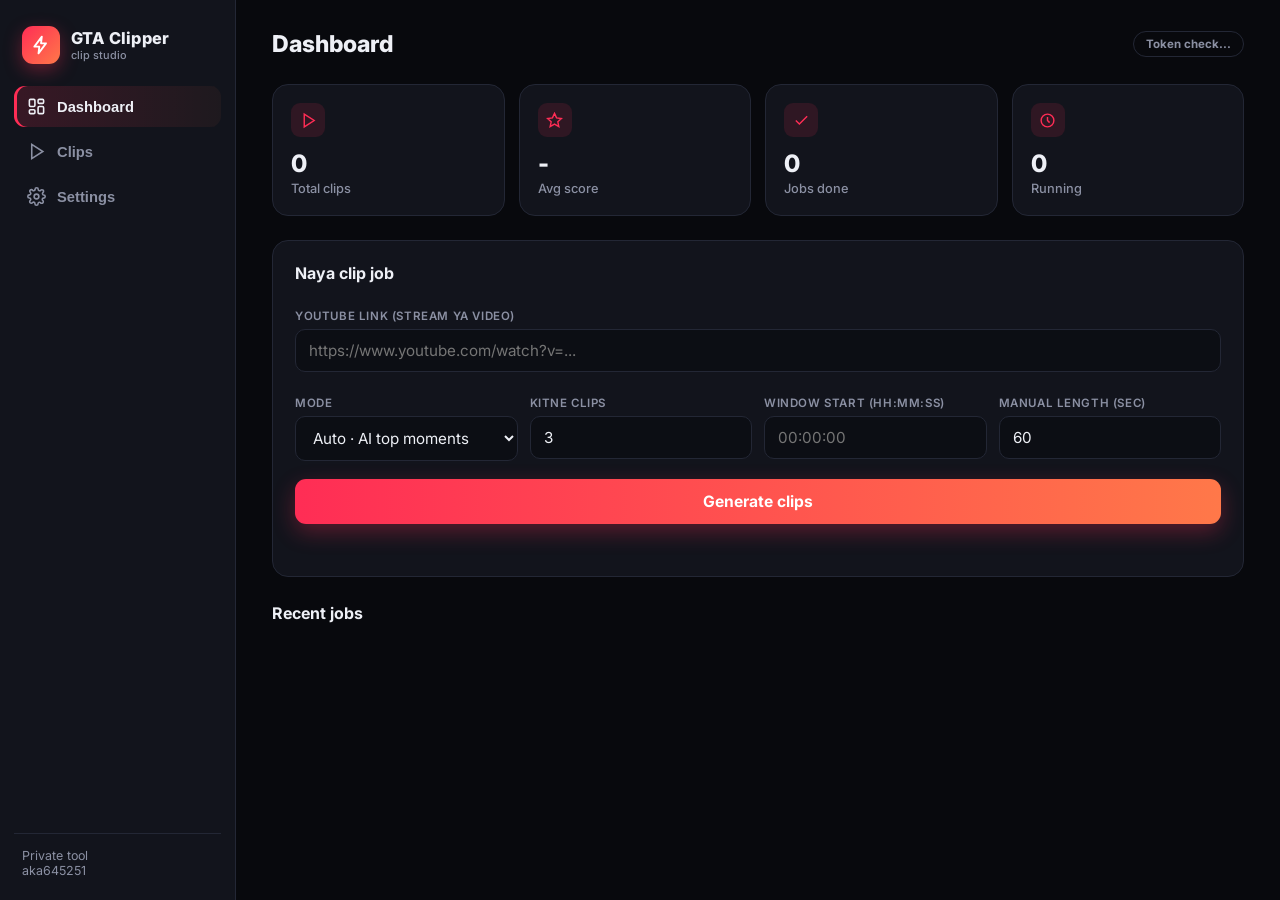
<file: docs/index.html>
<!doctype html>
<html lang="hi">
<head>
<meta charset="utf-8">
<meta name="viewport" content="width=device-width, initial-scale=1">
<title>GTA Clipper</title>
<link rel="preconnect" href="https://fonts.googleapis.com">
<link href="https://fonts.googleapis.com/css2?family=Inter:wght@400;500;600;700;800&display=swap" rel="stylesheet">
<style>
:root{
  --bg:#08090d; --panel:#12141c; --panel2:#171a24; --line:#232735;
  --txt:#eef0f6; --dim:#8b90a3; --ac:#ff2d55; --ac2:#ff7849;
  --ok:#2ecc71; --warn:#f1c40f; --blue:#57b6ff; --err:#ff5c5c; --gold:#ffd166; --purple:#c9b4ff;
}
*{box-sizing:border-box;margin:0}
body{background:var(--bg);color:var(--txt);font-family:Inter,system-ui,-apple-system,sans-serif;font-size:15px}
.app{display:grid;grid-template-columns:236px 1fr;min-height:100vh}
aside{background:var(--panel);border-right:1px solid var(--line);display:flex;flex-direction:column;padding:22px 14px;position:sticky;top:0;height:100vh}
.brand{display:flex;align-items:center;gap:11px;padding:4px 8px 22px}
.logo{width:38px;height:38px;border-radius:11px;background:linear-gradient(135deg,var(--ac),var(--ac2));display:flex;align-items:center;justify-content:center;box-shadow:0 6px 18px rgba(255,45,85,.35)}
.brand b{font-size:1.02rem;font-weight:800;letter-spacing:.2px}
.brand small{display:block;color:var(--dim);font-size:.68rem;font-weight:500}
nav{display:flex;flex-direction:column;gap:4px;flex:1}
.nav{display:flex;align-items:center;gap:11px;padding:11px 13px;border-radius:11px;color:var(--dim);cursor:pointer;font-weight:600;font-size:.92rem;border:0;background:none;text-align:left;width:100%}
.nav svg{width:19px;height:19px;flex:none}
.nav:hover{color:var(--txt);background:var(--panel2)}
.nav.on{color:var(--txt);background:linear-gradient(90deg,rgba(255,45,85,.16),rgba(255,120,73,.05));box-shadow:inset 3px 0 0 var(--ac)}
.sidefoot{padding:14px 8px 0;border-top:1px solid var(--line);font-size:.78rem;color:var(--dim)}
main{padding:30px 36px 60px;max-width:1080px}
.topbar{display:flex;align-items:center;justify-content:space-between;margin-bottom:26px}
.topbar h1{font-size:1.45rem;font-weight:800}
.chip{font-size:.72rem;font-weight:700;padding:5px 12px;border-radius:999px;white-space:nowrap;border:1px solid var(--line);color:var(--dim)}
.chip.saved{color:var(--ok);border-color:rgba(46,204,113,.4)}
.chip.queued{color:var(--warn);border-color:rgba(241,196,15,.45)}
.chip.running{color:var(--blue);border-color:rgba(87,182,255,.45);animation:p 1.2s infinite}
.chip.done{color:var(--ok);border-color:rgba(46,204,113,.4)}
.chip.error{color:var(--err);border-color:rgba(255,92,92,.5)}
@keyframes p{50%{opacity:.4}}
.stats{display:grid;grid-template-columns:repeat(4,1fr);gap:14px;margin-bottom:24px}
.stat{background:var(--panel);border:1px solid var(--line);border-radius:16px;padding:18px}
.stat .ic{width:34px;height:34px;border-radius:9px;display:flex;align-items:center;justify-content:center;margin-bottom:12px;background:rgba(255,45,85,.12)}
.stat .ic svg{width:17px;height:17px;stroke:var(--ac)}
.stat b{font-size:1.5rem;font-weight:800;display:block}
.stat span{color:var(--dim);font-size:.8rem;font-weight:500}
.panel{background:var(--panel);border:1px solid var(--line);border-radius:16px;padding:22px;margin-bottom:24px}
.panel h2{font-size:1rem;font-weight:700;margin-bottom:14px;display:flex;align-items:center;gap:8px}
label{display:block;font-size:.72rem;color:var(--dim);font-weight:600;margin:12px 0 6px;text-transform:uppercase;letter-spacing:.6px}
input,select{width:100%;background:#0c0e14;border:1px solid var(--line);color:var(--txt);border-radius:10px;padding:11px 13px;font-size:.95rem;font-family:inherit}
input:focus,select:focus{outline:none;border-color:var(--ac)}
.grid{display:grid;grid-template-columns:repeat(4,1fr);gap:12px}
.grid .full{grid-column:1/-1}
.btn{display:inline-flex;align-items:center;justify-content:center;gap:8px;border:0;border-radius:11px;padding:13px 26px;font-family:inherit;font-size:.98rem;font-weight:700;cursor:pointer;color:#fff}
.btn:disabled{opacity:.55;cursor:wait}
.btn.main{background:linear-gradient(90deg,var(--ac),var(--ac2));box-shadow:0 8px 22px rgba(255,45,85,.3);width:100%;margin-top:18px}
.msg{margin-top:12px;font-size:.92rem;min-height:1.2em;color:var(--dim)}
.msg.err{color:var(--err)}
.job{background:var(--panel);border:1px solid var(--line);border-radius:16px;padding:18px;margin-bottom:16px}
.job .top{display:flex;justify-content:space-between;gap:12px;align-items:flex-start}
.job .jt{font-weight:700;font-size:.98rem;line-height:1.4}
.job .jm{color:var(--dim);font-size:.8rem;margin-top:5px}
.jerr{color:var(--err);font-size:.85rem;margin-top:8px}
.clips{display:grid;grid-template-columns:1fr 1fr;gap:14px;margin-top:16px}
.clip{background:var(--panel2);border:1px solid var(--line);border-radius:14px;padding:16px;display:flex;flex-direction:column}
.clip .r1{display:flex;align-items:center;gap:12px;margin-bottom:10px}
.rank{font-weight:800;font-size:.95rem;color:var(--gold)}
.ring{width:46px;height:46px;border-radius:50%;display:flex;align-items:center;justify-content:center;flex:none}
.ring i{width:36px;height:36px;border-radius:50%;background:var(--panel2);display:flex;align-items:center;justify-content:center;font-style:normal;font-size:.8rem;font-weight:800}
.ct{font-weight:600;font-size:.95rem;line-height:1.4;margin-bottom:8px}
.tags{display:flex;flex-wrap:wrap;gap:6px;margin-bottom:8px}
.tag{font-size:.75rem;font-weight:600;color:var(--blue);background:rgba(87,182,255,.08);border:1px solid rgba(87,182,255,.2);border-radius:999px;padding:3px 10px}
.cm{color:var(--dim);font-size:.78rem;margin-bottom:10px}
.dl{margin-top:auto;align-self:flex-start;background:var(--ok);color:#08240f;font-weight:700;font-size:.85rem;border:0;border-radius:9px;padding:9px 18px;cursor:pointer;font-family:inherit}
.dl:hover{filter:brightness(1.08)}
.cerr{color:var(--err);font-size:.83rem}
.dim{color:var(--dim)}
.hint{color:var(--dim);font-size:.85rem;line-height:1.55;margin-top:10px}
@media(max-width:900px){.app{grid-template-columns:1fr}aside{position:static;height:auto;flex-direction:row;align-items:center;gap:8px;padding:12px}nav{flex-direction:row;flex:1}.sidefoot{display:none}main{padding:20px}.stats{grid-template-columns:repeat(2,1fr)}.grid{grid-template-columns:1fr 1fr}.clips{grid-template-columns:1fr}}
</style>
</head>
<body>
<div class="app">
<aside>
  <div class="brand">
    <div class="logo"><svg viewBox="0 0 24 24" width="20" height="20" fill="none" stroke="#fff" stroke-width="2.2" stroke-linecap="round" stroke-linejoin="round"><path d="M13 2L4 14h6l-1 8 9-12h-6l1-8z"/></svg></div>
    <div><b>GTA Clipper</b><small>clip studio</small></div>
  </div>
  <nav>
    <button class="nav on" data-v="dash"><svg viewBox="0 0 24 24" fill="none" stroke="currentColor" stroke-width="2"><rect x="3" y="3" width="7" height="9" rx="1.5"/><rect x="14" y="3" width="7" height="5" rx="1.5"/><rect x="14" y="12" width="7" height="9" rx="1.5"/><rect x="3" y="16" width="7" height="5" rx="1.5"/></svg>Dashboard</button>
    <button class="nav" data-v="clips"><svg viewBox="0 0 24 24" fill="none" stroke="currentColor" stroke-width="2"><polygon points="6 3 20 12 6 21 6 3"/></svg>Clips</button>
    <button class="nav" data-v="settings"><svg viewBox="0 0 24 24" fill="none" stroke="currentColor" stroke-width="2"><circle cx="12" cy="12" r="3"/><path d="M19.4 15a1.7 1.7 0 0 0 .3 1.9l.1.1a2 2 0 1 1-2.8 2.8l-.1-.1a1.7 1.7 0 0 0-1.9-.3 1.7 1.7 0 0 0-1 1.5V21a2 2 0 1 1-4 0v-.1a1.7 1.7 0 0 0-1-1.6 1.7 1.7 0 0 0-1.9.3l-.1.1a2 2 0 1 1-2.8-2.8l.1-.1a1.7 1.7 0 0 0 .3-1.9 1.7 1.7 0 0 0-1.5-1H3a2 2 0 1 1 0-4h.1a1.7 1.7 0 0 0 1.6-1 1.7 1.7 0 0 0-.3-1.9l-.1-.1a2 2 0 1 1 2.8-2.8l.1.1a1.7 1.7 0 0 0 1.9.3h.1a1.7 1.7 0 0 0 1-1.5V3a2 2 0 1 1 4 0v.1a1.7 1.7 0 0 0 1 1.5h.1a1.7 1.7 0 0 0 1.9-.3l.1-.1a2 2 0 1 1 2.8 2.8l-.1.1a1.7 1.7 0 0 0-.3 1.9v.1a1.7 1.7 0 0 0 1.5 1H21a2 2 0 1 1 0 4h-.1a1.7 1.7 0 0 0-1.5 1z"/></svg>Settings</button>
  </nav>
  <div class="sidefoot">Private tool<br>aka645251</div>
</aside>
<main>
  <div class="topbar"><h1 id="ptitle">Dashboard</h1><span id="tokchip" class="chip">Token check...</span></div>

  <section id="v-dash">
    <div class="stats">
      <div class="stat"><div class="ic"><svg viewBox="0 0 24 24" fill="none" stroke-width="2"><polygon points="6 3 20 12 6 21 6 3"/></svg></div><b id="s-clips">0</b><span>Total clips</span></div>
      <div class="stat"><div class="ic"><svg viewBox="0 0 24 24" fill="none" stroke-width="2"><path d="M12 2l2.9 6.3 6.9.8-5.1 4.7 1.4 6.8L12 17l-6.1 3.6 1.4-6.8L2.2 9.1l6.9-.8z"/></svg></div><b id="s-score">-</b><span>Avg score</span></div>
      <div class="stat"><div class="ic"><svg viewBox="0 0 24 24" fill="none" stroke-width="2"><path d="M20 6L9 17l-5-5"/></svg></div><b id="s-done">0</b><span>Jobs done</span></div>
      <div class="stat"><div class="ic"><svg viewBox="0 0 24 24" fill="none" stroke-width="2"><circle cx="12" cy="12" r="9"/><path d="M12 7v5l3 3"/></svg></div><b id="s-run">0</b><span>Running</span></div>
    </div>

    <div class="panel">
      <h2>Naya clip job</h2>
      <div class="grid">
        <div class="full"><label>YouTube link (stream ya video)</label><input id="url" type="url" placeholder="https://www.youtube.com/watch?v=..."></div>
        <div><label>Mode</label><select id="mode"><option value="auto">Auto &middot; AI top moments</option><option value="manual">Manual &middot; mera range</option></select></div>
        <div><label>Kitne clips</label><input id="count" type="number" value="3" min="1" max="5"></div>
        <div><label>Window start (HH:MM:SS)</label><input id="start" type="text" placeholder="00:00:00"></div>
        <div><label>Manual length (sec)</label><input id="seconds" type="number" value="60" min="10" max="180"></div>
      </div>
      <button id="go" class="btn main">Generate clips</button>
      <p id="msg" class="msg"></p>
    </div>

    <h2 style="font-size:1rem;font-weight:700;margin:26px 0 14px">Recent jobs</h2>
    <div id="jobs"></div>
  </section>

  <section id="v-clips" hidden>
    <p class="hint">Sabhi clips, virality score ke hisaab se ranked. Click karke download karo.</p>
    <div id="allclips" class="clips" style="margin-top:14px"></div>
  </section>

  <section id="v-settings" hidden>
    <div class="panel">
      <h2>Setup</h2>
      <label>GitHub token (fine-grained, sirf gta-clipper repo)</label>
      <input id="token" type="password" placeholder="github_pat_...">
      <div class="hint">Token me <b>Contents: Read and write</b> + <b>Actions: Read and write</b> permission honi chahiye. Token sirf is browser me save hota hai, kahin aur nahi jata.</div>
      <label>Clips repo</label>
      <input id="repo" type="text" value="aka645251-ai/gta-clipper">
      <button id="save" class="btn main" style="max-width:220px">Save</button>
      <p id="setmsg" class="msg"></p>
    </div>
  </section>
</main>
</div>
<script>
const $ = (id) => document.getElementById(id);
const API = "https://api.github.com";
const repo = () => (localStorage.getItem("gta_repo") || "aka645251-ai/gta-clipper").trim();
const token = () => (localStorage.getItem("gta_token") || "").trim();
const hdr = (a) => ({ Authorization: "Bearer " + token(), Accept: a || "application/vnd.github+json", "User-Agent": "gta-clipper" });
const gh = (p, o = {}) => fetch(API + p, Object.assign({}, o, { headers: Object.assign(hdr(), o.headers || {}) }));
const esc = (t) => String(t == null ? "" : t).replace(/[&<>"']/g, (m) => ({"&":"&amp;","<":"&lt;">":"&gt;",'"':"&quot;","'":"&#39;"}[m]));
const chip = (s) => `<span class="chip ${esc(s)}">${esc(s)}</span>`;
let JOBS = [];

const TITLES = { dash: "Dashboard", clips: "All clips", settings: "Settings" };
document.querySelectorAll(".nav").forEach((b) => b.addEventListener("click", () => {
  document.querySelectorAll(".nav").forEach((x) => x.classList.remove("on"));
  b.classList.add("on");
  ["dash", "clips", "settings"].forEach((v) => $("v-" + v).hidden = v !== b.dataset.v);
  $("ptitle").textContent = TITLES[b.dataset.v];
}));

$("save").addEventListener("click", () => {
  localStorage.setItem("gta_repo", $("repo").value.trim() || "aka645251-ai/gta-clipper");
  if ($("token").value.trim()) localStorage.setItem("gta_token", $("token").value.trim());
  $("setmsg").textContent = "Saved."; $("setmsg").className = "msg";
  $("token").value = "";
  refresh();
});

function ring(score) {
  const deg = Math.round(((score || 0) / 10) * 360);
  const col = score >= 8 ? "#2ecc71" : score >= 6 ? "#f1c40f" : "#ff5c5c";
  return `<div class="ring" style="background:conic-gradient(${col} ${deg}deg, #2a2e3d 0deg)"><i>${score ?? "-"}<small style="font-size:.55rem;color:var(--dim)">/10</small></i></div>`;
}
function clipCard(c, jid) {
  let h = `<div class="clip"><div class="r1">${ring(c.score)}<div><span class="rank">#${c.rank ?? "-"}</span> ${chip(c.status)}</div></div>`;
  if (c.title) h += `<div class="ct">${esc(c.title)}</div>`;
  if (c.hashtags && c.hashtags.length) h += `<div class="tags">${c.hashtags.map((t) => `<span class="tag">${esc(t)}</span>`).join("")}</div>`;
  h += `<div class="cm">${esc(c.start || "")}${c.seconds ? " &middot; " + c.seconds + "s" : ""}${c.size_mb ? " &middot; " + c.size_mb + " MB" : ""}${c.reason ? " &middot; " + esc(c.reason) : ""}</div>`;
  if (c.error) h += `<div class="cerr">${esc(c.error)}</div>`;
  if (c.status === "done" && c.file) h += `<button class="dl" data-f="${esc(c.file)}" data-n="clip-${esc(String(c.rank))}-${esc(jid)}.mp4">Download</button>`;
  return h + `</div>`;
}

$("go").addEventListener("click", async () => {
  const m = $("msg");
  if (!token()) { m.textContent = "Pehle Settings me token save karo."; m.className = "msg err"; return; }
  const url = $("url").value.trim();
  if (!url) { m.textContent = "Pehle YouTube link daalo."; m.className = "msg err"; return; }
  $("go").disabled = true; m.textContent = "Job bhej raha hoon..."; m.className = "msg";
  const id = new Date().toISOString().replace(/[-:.TZ]/g, "").slice(0, 14) + "-" + Math.random().toString(36).slice(2, 6);
  const job = { id, url, start: $("start").value || "00:00:00", seconds: parseInt($("seconds").value, 10) || 60,
    count: parseInt($("count").value, 10) || 3, mode: $("mode").value, status: "queued", created_at: new Date().toISOString() };
  try {
    const put = await gh(`/repos/${repo()}/contents/jobs/${id}.json`, { method: "PUT", body: JSON.stringify({
      message: `clip job ${id} queued`, content: btoa(unescape(encodeURIComponent(JSON.stringify(job, null, 2)))) }) });
    if (!put.ok) throw new Error("job file nahi likhi: HTTP " + put.status);
    const disp = await gh(`/repos/${repo()}/dispatches`, { method: "POST", body: JSON.stringify({ event_type: "clip-request", client_payload: job }) });
    if (!disp.ok && disp.status !== 204) throw new Error("trigger nahi hua: HTTP " + disp.status);
    m.textContent = "Job " + id + " chalu. Clips neeche aayengi."; $("url").value = "";
    refresh();
  } catch (e) { m.textContent = e.message; m.className = "msg err"; }
  $("go").disabled = false;
});

async function download(path, name) {
  const r = await fetch(`${API}/repos/${repo()}/contents/${path}`, { headers: hdr("application/vnd.github.raw") });
  if (!r.ok) { alert("Download fail: HTTP " + r.status); return; }
  const b = await r.blob();
  const a = document.createElement("a");
  a.href = URL.createObjectURL(b); a.download = name; a.click(); URL.revokeObjectURL(a.href);
}
document.addEventListener("click", (e) => {
  const b = e.target.closest("button.dl");
  if (b) download(b.dataset.f, b.dataset.n);
});

async function refresh() {
  const saved = !!token();
  $("tokchip").textContent = saved ? "Token saved" : "Token nahi hai";
  $("tokchip").className = "chip" + (saved ? " saved" : " error");
  $("s-clips").textContent = "0"; $("s-done").textContent = "0"; $("s-run").textContent = "0"; $("s-score").textContent = "-";
  $("jobs").innerHTML = saved ? `<p class="dim">Loading...</p>` : `<p class="hint">Pehle Settings me apna token save karo.</p>`;
  if (!saved) { $("allclips").innerHTML = ""; return; }
  try {
    const r = await gh(`/repos/${repo()}/contents/jobs`);
    if (r.status === 404) { $("jobs").innerHTML = `<p class="dim">Abhi koi job nahi. Upar link daalo.</p>`; $("allclips").innerHTML = ""; return; }
    if (!r.ok) throw new Error("jobs nahi mile: HTTP " + r.status);
    const items = JSON.parse(await r.text());
    JOBS = [];
    for (const it of items.slice(-15).reverse()) {
      const j = await gh(`/repos/${repo()}/contents/jobs/${it.name}`);
      if (j.ok) JOBS.push(JSON.parse(await j.text()));
    }
    let total = 0, done = 0, run = 0, sum = 0, cnt = 0, all = [];
    for (const job of JOBS) {
      if (job.status === "running") run++;
      if (job.status === "done") done++;
      for (const c of job.clips || []) {
        if (c.status === "done") { total++; sum += c.score || 0; cnt++; }
        all.push({ c, jid: job.id });
      }
    }
    $("s-clips").textContent = total;
    $("s-done").textContent = done;
    $("s-run").textContent = run;
    $("s-score").textContent = cnt ? (sum / cnt).toFixed(1) : "-";
    $("jobs").innerHTML = JOBS.length ? "" : `<p class="dim">Abhi koi job nahi.</p>`;
    for (const job of JOBS.slice(0, 8)) {
      const d = document.createElement("div");
      d.className = "job";
      let h = `<div class="top"><div><div class="jt">${esc(job.title || job.url)}</div><div class="jm">Mode: ${esc(job.mode)} &middot; ${esc(job.id)}</div></div>${chip(job.status)}</div>`;
      if (job.error) h += `<div class="jerr">${esc(job.error)}</div>`;
      if (job.clips && job.clips.length) {
        const cs = [...job.clips].sort((a, b) => (b.score || 0) - (a.score || 0));
        h += `<div class="clips">${cs.map((c) => clipCard(c, job.id)).join("")}</div>`;
      }
      d.innerHTML = h;
      $("jobs").appendChild(d);
    }
    all.sort((a, b) => (b.c.score || 0) - (a.c.score || 0));
    $("allclips").innerHTML = all.length ? all.map((x) => clipCard(x.c, x.jid)).join("") : `<p class="dim">Abhi koi clip nahi.</p>`;
  } catch (e) {
    $("jobs").innerHTML = `<p class="jerr">${esc(e.message)}</p>`;
  }
}
refresh();
setInterval(refresh, 15000);
</script>
</body>
</html>
</file>
